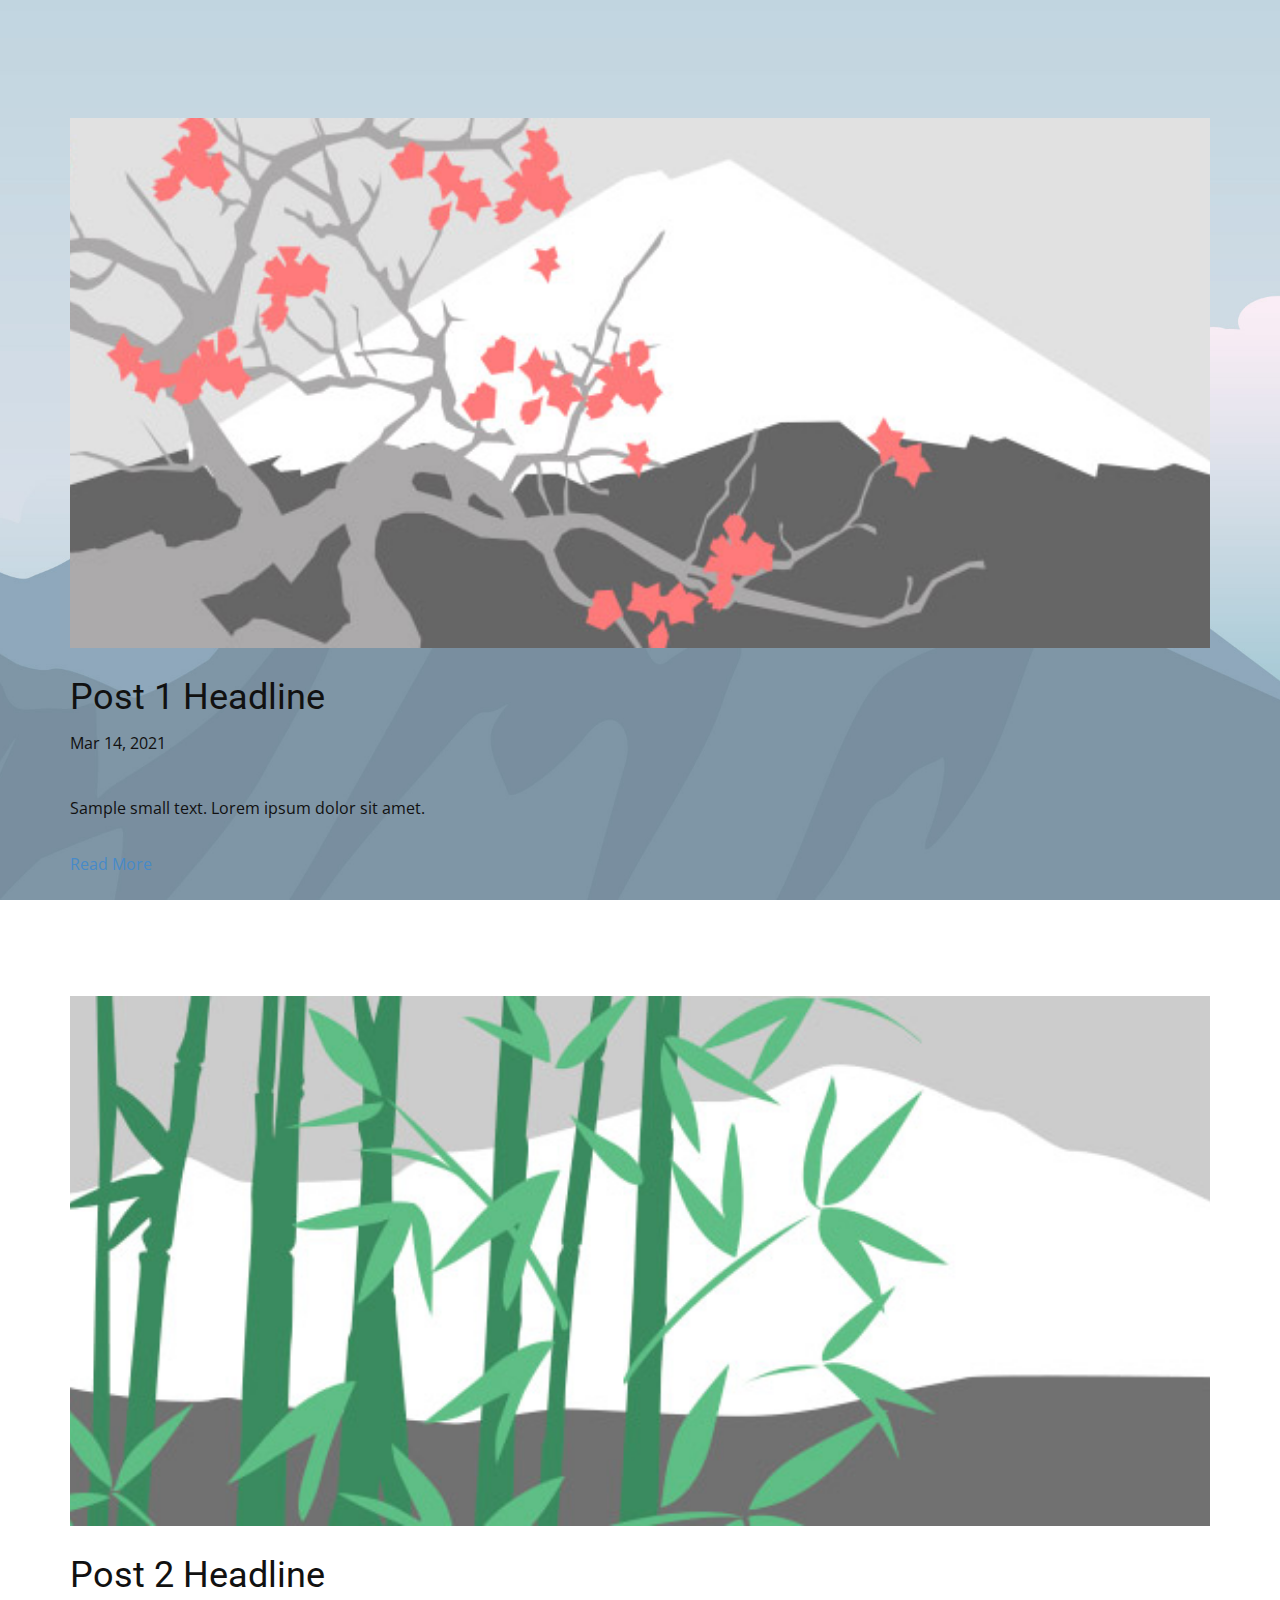
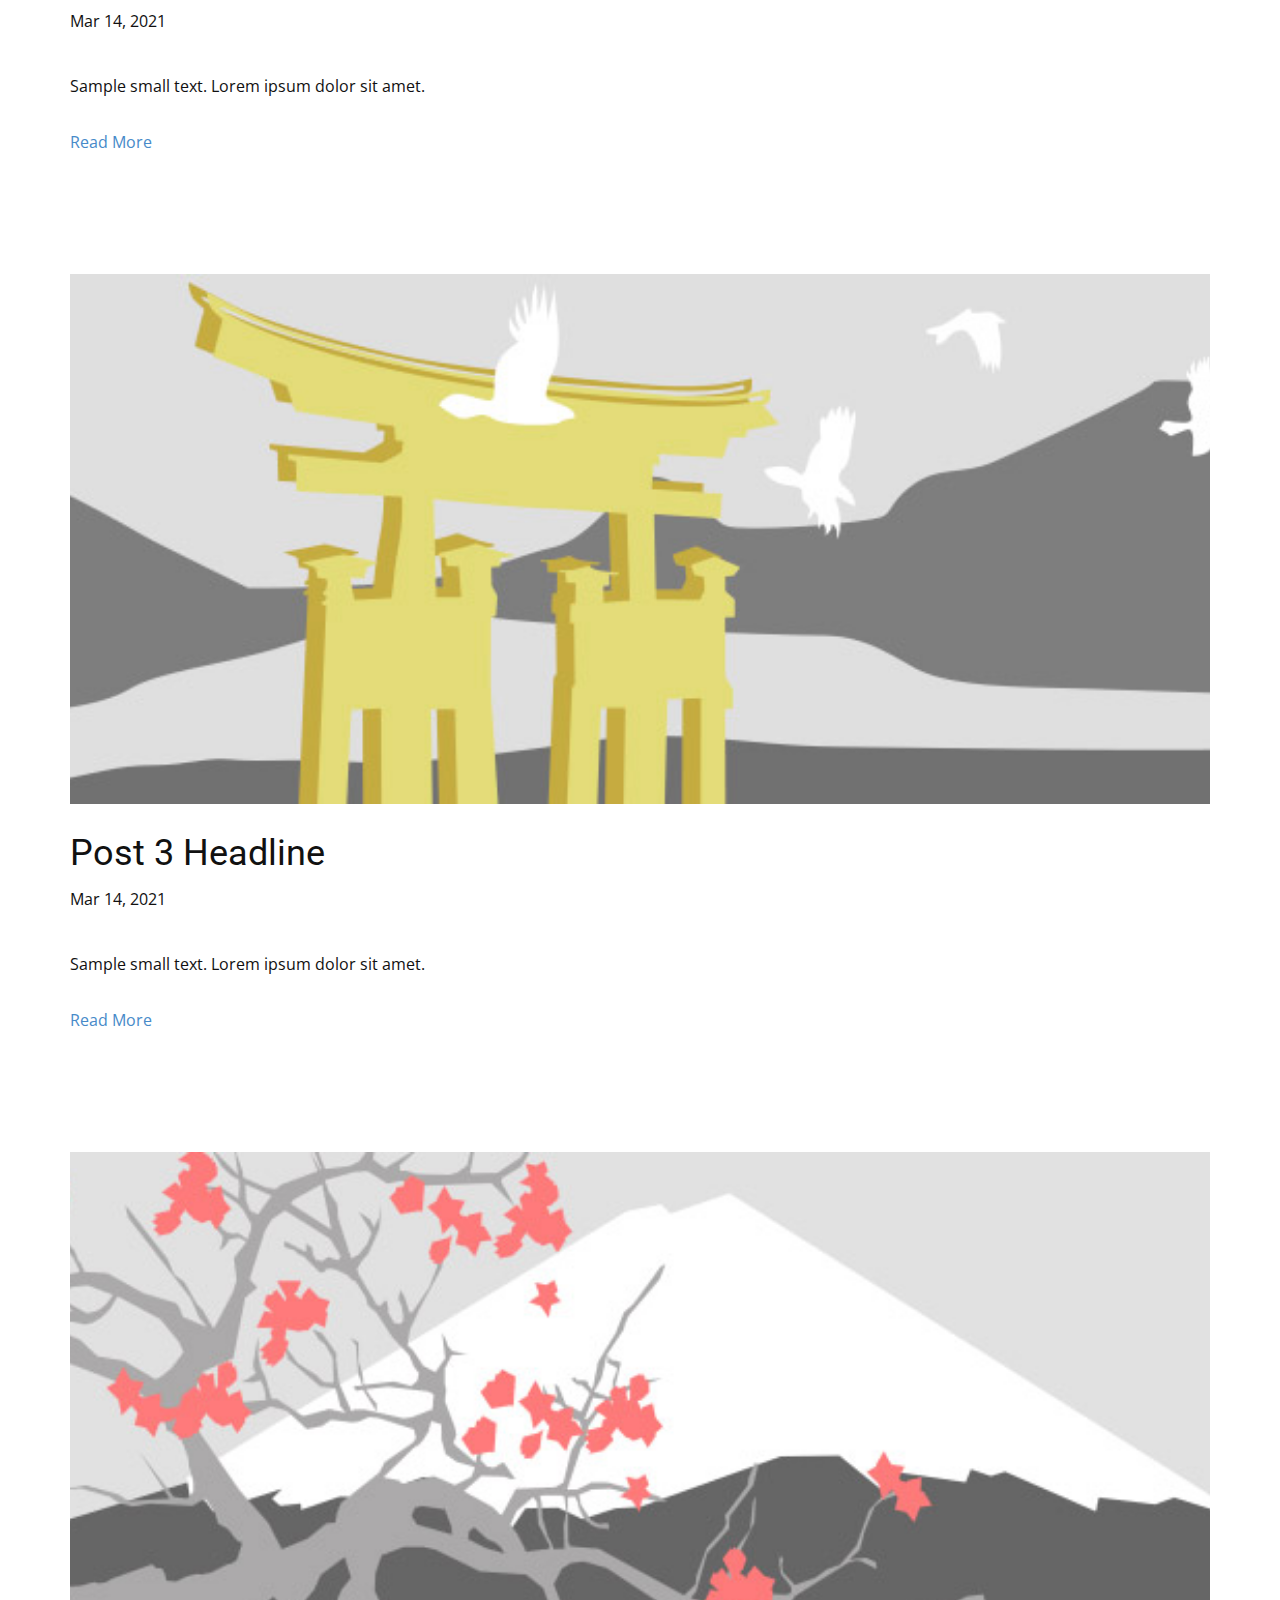
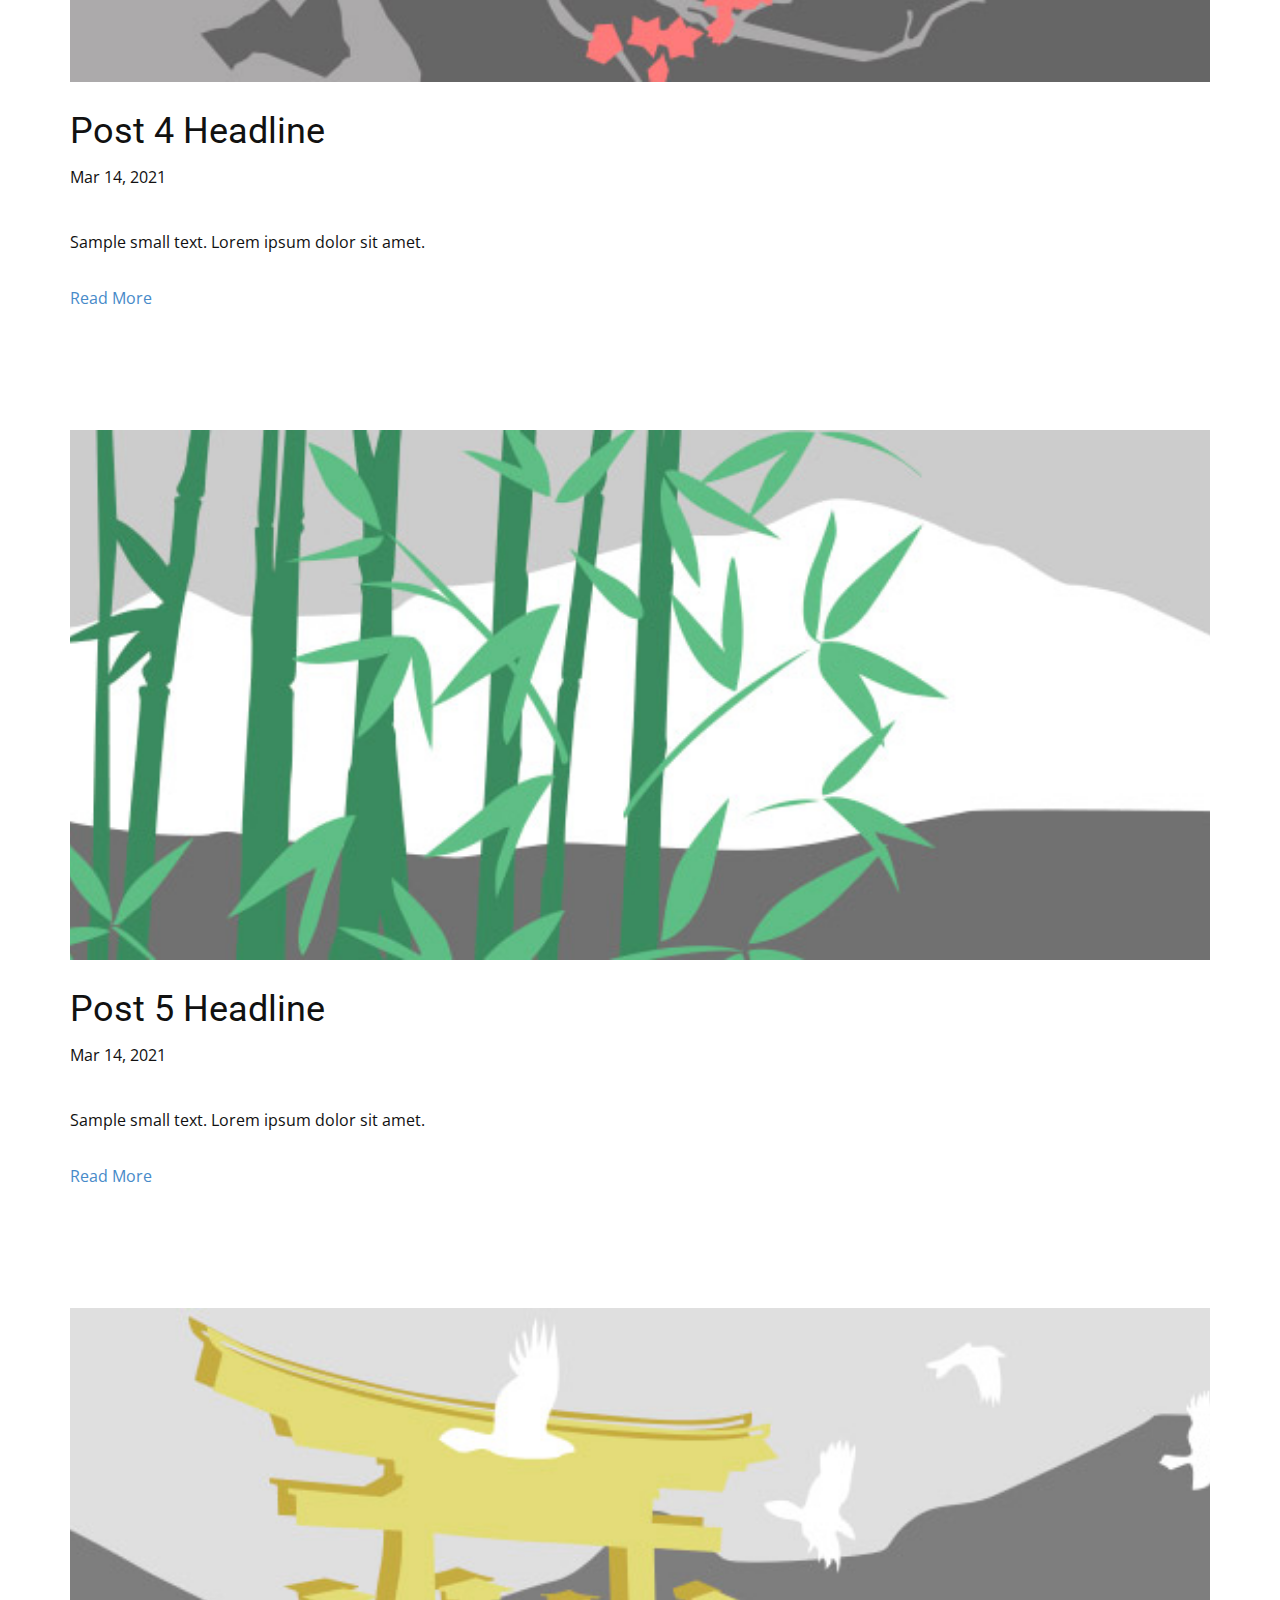
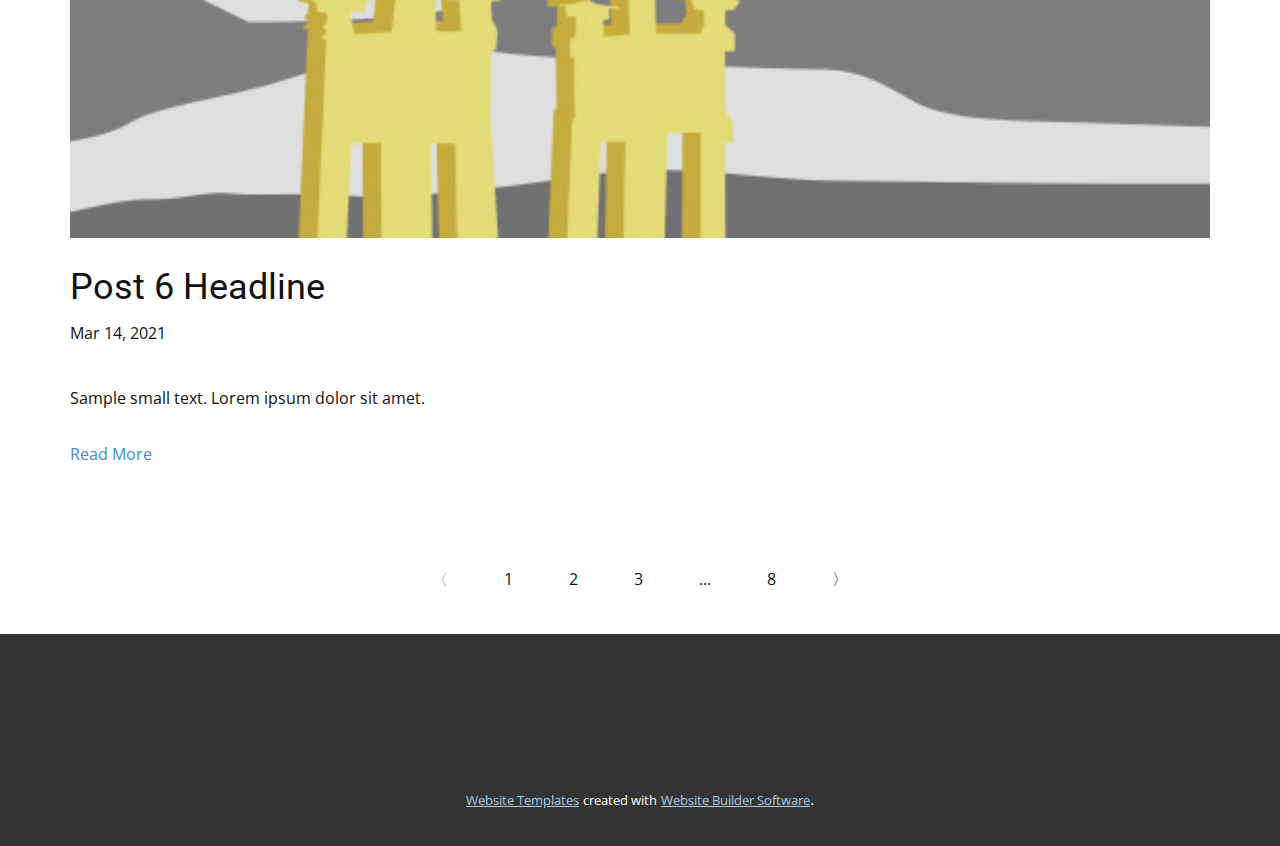
<file: blog/blog.html>
<html style="font-size: 16px;"><head>
    <meta name="viewport" content="width=device-width, initial-scale=1.0">
    <meta charset="utf-8">
    <meta name="keywords" content="Blog Post 1, Blog Post 2, Blog Post 3, Blog Post 4">
    <meta name="description" content="">
    <meta name="page_type" content="np-template-header-footer-from-plugin">
    <title>Blog Template</title>
    <link rel="stylesheet" href="../nicepage.css" media="screen">
<link rel="stylesheet" href="../Blog-Template.css" media="screen">
    <script class="u-script" type="text/javascript" src="../jquery.js" defer=""></script>
    <script class="u-script" type="text/javascript" src="../nicepage.js" defer=""></script>
    <meta name="generator" content="Nicepage 3.9.0, nicepage.com">
    <link id="u-theme-google-font" rel="stylesheet" href="https://fonts.googleapis.com/css?family=Roboto:100,100i,300,300i,400,400i,500,500i,700,700i,900,900i|Open+Sans:300,300i,400,400i,600,600i,700,700i,800,800i">
    
    
    
    
    
    
    <script type="application/ld+json">{
		"@context": "http://schema.org",
		"@type": "Organization",
		"name": "",
		"url": "index.html"
}</script>
    <meta property="og:title" content="Blog Template">
    <meta property="og:type" content="website">
    <meta name="theme-color" content="#478ac9">
    <link rel="canonical" href="../index.html">
    <meta property="og:url" content="index.html">
  </head>
  <body class="u-body"><header class="u-clearfix u-header u-header" id="sec-1806"><div class="u-clearfix u-sheet u-valign-middle-xs u-sheet-1">
        <nav class="u-menu u-menu-dropdown u-offcanvas u-menu-1">
          <div class="menu-collapse" style="font-size: 1rem; letter-spacing: 0px;">
            <a class="u-button-style u-custom-left-right-menu-spacing u-custom-padding-bottom u-custom-top-bottom-menu-spacing u-nav-link u-text-active-palette-1-base u-text-hover-palette-2-base" href="#">
              <svg><use xmlns:xlink="http://www.w3.org/1999/xlink" xlink:href="#menu-hamburger"></use></svg>
              <svg version="1.1" xmlns="http://www.w3.org/2000/svg" xmlns:xlink="http://www.w3.org/1999/xlink"><defs><symbol id="menu-hamburger" viewBox="0 0 16 16" style="width: 16px; height: 16px;"><rect y="1" width="16" height="2"></rect><rect y="7" width="16" height="2"></rect><rect y="13" width="16" height="2"></rect>
</symbol>
</defs></svg>
            </a>
          </div>
          <div class="u-nav-container">
            <ul class="u-nav u-unstyled u-nav-1"><li class="u-nav-item"><a class="u-button-style u-nav-link u-text-active-palette-1-base u-text-hover-palette-2-base" href="../Page-5.html" style="padding: 10px 20px;">Page 5</a>
</li></ul>
          </div>
          <div class="u-nav-container-collapse">
            <div class="u-black u-container-style u-inner-container-layout u-opacity u-opacity-95 u-sidenav">
              <div class="u-sidenav-overflow">
                <div class="u-menu-close"></div>
                <ul class="u-align-center u-nav u-popupmenu-items u-unstyled u-nav-2"><li class="u-nav-item"><a class="u-button-style u-nav-link" href="../Page-5.html">Page 5</a>
</li></ul>
              </div>
            </div>
            <div class="u-black u-menu-overlay u-opacity u-opacity-70"></div>
          </div>
        </nav>
      </div></header>
    <section class="u-clearfix u-section-1" id="sec-4645">
      <div class="u-clearfix u-sheet u-sheet-1">
        <a class="u-post-header-link" href="../blog/post.html"><img src="[data-uri]" alt="" class="u-blog-control u-expanded-width u-image u-image-default u-image-1" data-image-width="1080" data-image-height="1080"></a>
        <h2 class="u-blog-control u-expanded-width u-text u-text-1">
          <a class="u-post-header-link" href="../blog/post.html">Post 1 Headline</a>
        </h2>
        <div class="u-metadata u-metadata-1">
          <span class="u-meta-date u-meta-icon">Mar 14, 2021</span>
          
          
        </div>
        <div class="u-blog-control u-expanded-width u-post-content u-text u-text-2 fr-view">Sample small text. Lorem ipsum dolor sit amet.</div>
        <a href="../blog/post.html" class="u-blog-control u-link u-link-1">Read More</a>
      </div>
    </section><section class="u-clearfix u-section-2" id="sec-ba92">
      <div class="u-clearfix u-sheet u-sheet-1">
        <a class="u-post-header-link" href="../blog/post-1.html"><img src="[data-uri]" alt="" class="u-blog-control u-expanded-width u-image u-image-default u-image-1" data-image-width="1080" data-image-height="1080"></a>
        <h2 class="u-blog-control u-expanded-width u-text u-text-1">
          <a class="u-post-header-link" href="../blog/post-1.html">Post 2 Headline</a>
        </h2>
        <div class="u-metadata u-metadata-1">
          <span class="u-meta-date u-meta-icon">Mar 14, 2021</span>
          
          
        </div>
        <div class="u-blog-control u-expanded-width u-post-content u-text u-text-2 fr-view">Sample small text. Lorem ipsum dolor sit amet.</div>
        <a href="../blog/post-1.html" class="u-blog-control u-link u-link-1">Read More</a>
      </div>
    </section><section class="u-clearfix u-section-3" id="sec-c816">
      <div class="u-clearfix u-sheet u-sheet-1">
        <a class="u-post-header-link" href="../blog/post-2.html"><img src="[data-uri]" alt="" class="u-blog-control u-expanded-width u-image u-image-default u-image-1" data-image-width="1080" data-image-height="1080"></a>
        <h2 class="u-blog-control u-expanded-width u-text u-text-1">
          <a class="u-post-header-link" href="../blog/post-2.html">Post 3 Headline</a>
        </h2>
        <div class="u-metadata u-metadata-1">
          <span class="u-meta-date u-meta-icon">Mar 14, 2021</span>
          
          
        </div>
        <div class="u-blog-control u-expanded-width u-post-content u-text u-text-2 fr-view">Sample small text. Lorem ipsum dolor sit amet.</div>
        <a href="../blog/post-2.html" class="u-blog-control u-link u-link-1">Read More</a>
      </div>
    </section><section class="u-clearfix u-section-4" id="sec-f713">
      <div class="u-clearfix u-sheet u-sheet-1">
        <a class="u-post-header-link" href="../blog/post-3.html"><img src="[data-uri]" alt="" class="u-blog-control u-expanded-width u-image u-image-default u-image-1" data-image-width="1080" data-image-height="1080"></a>
        <h2 class="u-blog-control u-expanded-width u-text u-text-1">
          <a class="u-post-header-link" href="../blog/post-3.html">Post 4 Headline</a>
        </h2>
        <div class="u-metadata u-metadata-1">
          <span class="u-meta-date u-meta-icon">Mar 14, 2021</span>
          
          
        </div>
        <div class="u-blog-control u-expanded-width u-post-content u-text u-text-2 fr-view">Sample small text. Lorem ipsum dolor sit amet.</div>
        <a href="../blog/post-3.html" class="u-blog-control u-link u-link-1">Read More</a>
      </div>
    </section><section class="u-clearfix u-section-1" id="sec-4645">
      <div class="u-clearfix u-sheet u-sheet-1">
        <a class="u-post-header-link" href="../blog/post-4.html"><img src="[data-uri]" alt="" class="u-blog-control u-expanded-width u-image u-image-default u-image-1" data-image-width="1080" data-image-height="1080"></a>
        <h2 class="u-blog-control u-expanded-width u-text u-text-1">
          <a class="u-post-header-link" href="../blog/post-4.html">Post 5 Headline</a>
        </h2>
        <div class="u-metadata u-metadata-1">
          <span class="u-meta-date u-meta-icon">Mar 14, 2021</span>
          
          
        </div>
        <div class="u-blog-control u-expanded-width u-post-content u-text u-text-2 fr-view">Sample small text. Lorem ipsum dolor sit amet.</div>
        <a href="../blog/post-4.html" class="u-blog-control u-link u-link-1">Read More</a>
      </div>
    </section><section class="u-clearfix u-section-2" id="sec-ba92">
      <div class="u-clearfix u-sheet u-sheet-1">
        <a class="u-post-header-link" href="../blog/post-5.html"><img src="[data-uri]" alt="" class="u-blog-control u-expanded-width u-image u-image-default u-image-1" data-image-width="1080" data-image-height="1080"></a>
        <h2 class="u-blog-control u-expanded-width u-text u-text-1">
          <a class="u-post-header-link" href="../blog/post-5.html">Post 6 Headline</a>
        </h2>
        <div class="u-metadata u-metadata-1">
          <span class="u-meta-date u-meta-icon">Mar 14, 2021</span>
          
          
        </div>
        <div class="u-blog-control u-expanded-width u-post-content u-text u-text-2 fr-view">Sample small text. Lorem ipsum dolor sit amet.</div>
        <a href="../blog/post-5.html" class="u-blog-control u-link u-link-1">Read More</a>
      </div>
    </section>
    
    
    
    <section class="u-clearfix u-section-5" id="sec-cb93">
      <div class="u-clearfix u-sheet u-sheet-1">
        <ul class="responsive-style1 u-pagination u-unstyled u-pagination-1">
          <li class="disabled prev u-nav-item u-pagination-item">
            <a class="u-button-style u-nav-link" href="#" style="padding: 16px 28px;">〈</a>
          </li>
          <li class="active u-nav-item u-pagination-item">
            <a class="u-button-style u-nav-link" href="#" style="padding: 16px 28px;">1</a>
          </li>
          <li class="u-nav-item u-pagination-item">
            <a class="u-button-style u-nav-link" href="#" style="padding: 16px 28px;">2</a>
          </li>
          <li class="u-nav-item u-pagination-item">
            <a class="u-button-style u-nav-link" href="#" style="padding: 16px 28px;">3</a>
          </li>
          <li class="u-nav-item u-pagination-item u-pagination-separator">
            <a class="u-button-style u-nav-link" href="#" style="padding: 16px 28px;">...</a>
          </li>
          <li class="u-nav-item u-pagination-item">
            <a class="u-button-style u-nav-link" href="#" style="padding: 16px 28px;">8</a>
          </li>
          <li class="next u-nav-item u-pagination-item">
            <a class="u-button-style u-nav-link" href="#" style="padding: 16px 28px;">〉</a>
          </li>
        </ul>
      </div>
    </section>
    
    
    <footer class="u-align-left-lg u-align-left-md u-align-left-sm u-align-left-xs u-clearfix u-footer u-grey-80" id="sec-f430"><div class="u-clearfix u-sheet u-valign-middle-xl u-sheet-1"></div></footer>
    <section class="u-backlink u-clearfix u-grey-80">
      <a class="u-link" href="https://nicepage.com/website-templates" target="_blank">
        <span>Website Templates</span>
      </a>
      <p class="u-text">
        <span>created with</span>
      </p>
      <a class="u-link" href="https://nicepage.com/" target="_blank">
        <span>Website Builder Software</span>
      </a>. 
    </section>
  
</body></html>
</file>
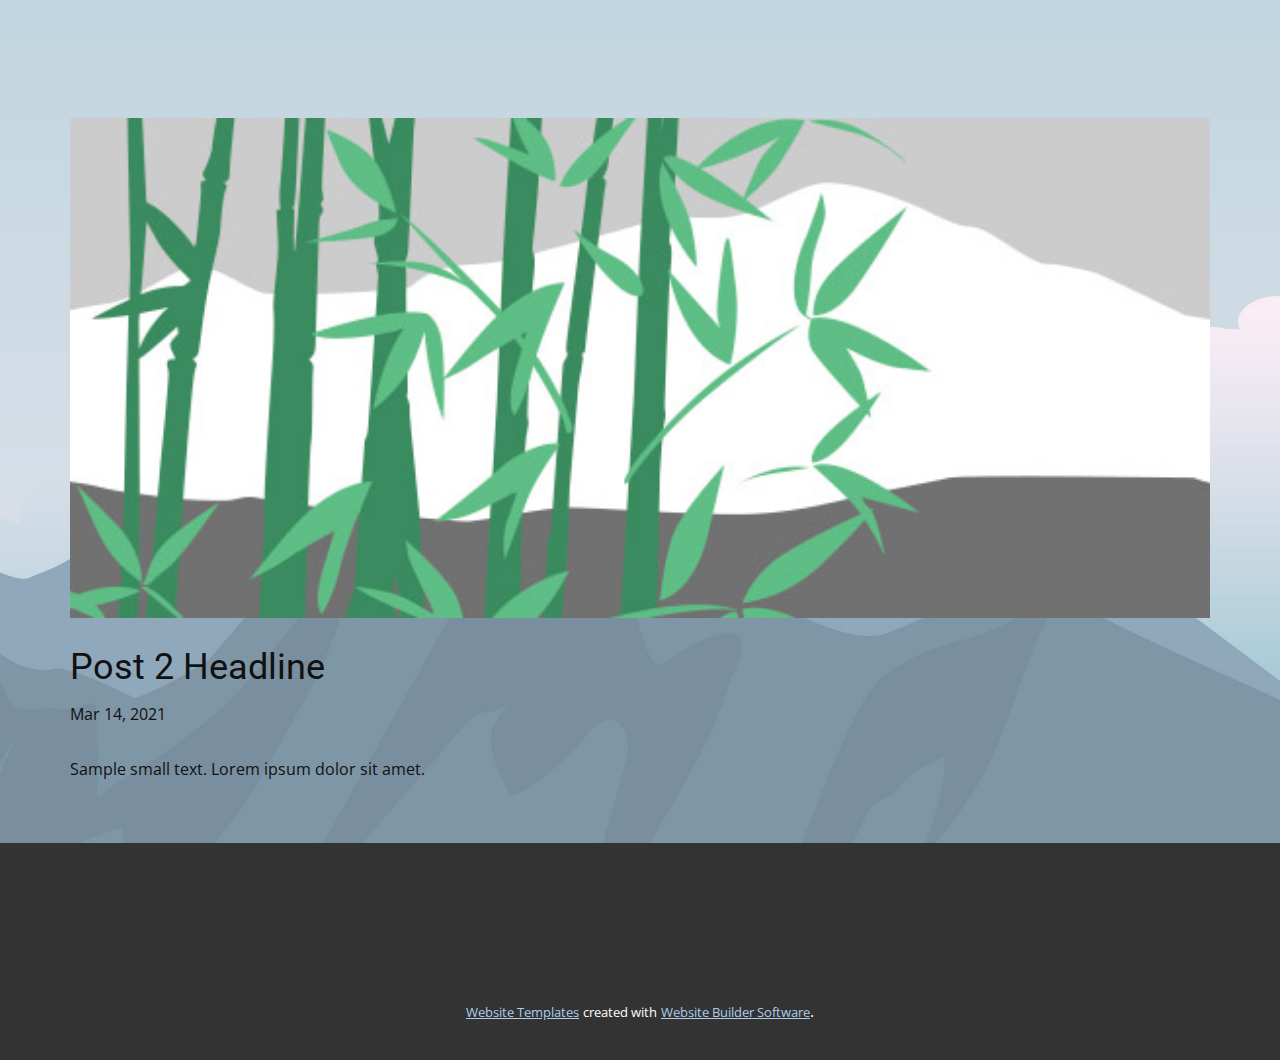
<file: blog/post-1.html>
<!doctype html>
<html style="font-size: 16px;"><head>
    <meta name="viewport" content="width=device-width, initial-scale=1.0">
    <meta charset="utf-8">
    <meta name="keywords" content="Blog Post 1">
    <meta name="description" content="">
    <meta name="page_type" content="np-template-header-footer-from-plugin">
    <title>Post 2 Headline</title>
    <link rel="stylesheet" href="../nicepage.css" media="screen">
<link rel="stylesheet" href="../Post-Template.css" media="screen">
    <script class="u-script" type="text/javascript" src="../jquery.js" defer=""></script>
    <script class="u-script" type="text/javascript" src="../nicepage.js" defer=""></script>
    <meta name="generator" content="Nicepage 3.9.0, nicepage.com">
    <link id="u-theme-google-font" rel="stylesheet" href="https://fonts.googleapis.com/css?family=Roboto:100,100i,300,300i,400,400i,500,500i,700,700i,900,900i|Open+Sans:300,300i,400,400i,600,600i,700,700i,800,800i">
    
    
    <script type="application/ld+json">{
		"@context": "http://schema.org",
		"@type": "Organization",
		"name": "",
		"url": "index.html"
}</script>
    <meta property="og:title" content="Post Template">
    <meta property="og:type" content="website">
    <meta name="theme-color" content="#478ac9">
    <link rel="canonical" href="../index.html">
    <meta property="og:url" content="index.html">
  </head>
  <body class="u-body"><header class="u-clearfix u-header u-header" id="sec-1806"><div class="u-clearfix u-sheet u-valign-middle-xs u-sheet-1">
        <nav class="u-menu u-menu-dropdown u-offcanvas u-menu-1">
          <div class="menu-collapse" style="font-size: 1rem; letter-spacing: 0px;">
            <a class="u-button-style u-custom-left-right-menu-spacing u-custom-padding-bottom u-custom-top-bottom-menu-spacing u-nav-link u-text-active-palette-1-base u-text-hover-palette-2-base" href="#">
              <svg><use xmlns:xlink="http://www.w3.org/1999/xlink" xlink:href="#menu-hamburger"></use></svg>
              <svg version="1.1" xmlns="http://www.w3.org/2000/svg" xmlns:xlink="http://www.w3.org/1999/xlink"><defs><symbol id="menu-hamburger" viewBox="0 0 16 16" style="width: 16px; height: 16px;"><rect y="1" width="16" height="2"></rect><rect y="7" width="16" height="2"></rect><rect y="13" width="16" height="2"></rect>
</symbol>
</defs></svg>
            </a>
          </div>
          <div class="u-nav-container">
            <ul class="u-nav u-unstyled u-nav-1"><li class="u-nav-item"><a class="u-button-style u-nav-link u-text-active-palette-1-base u-text-hover-palette-2-base" href="../Page-5.html" style="padding: 10px 20px;">Page 5</a>
</li></ul>
          </div>
          <div class="u-nav-container-collapse">
            <div class="u-black u-container-style u-inner-container-layout u-opacity u-opacity-95 u-sidenav">
              <div class="u-sidenav-overflow">
                <div class="u-menu-close"></div>
                <ul class="u-align-center u-nav u-popupmenu-items u-unstyled u-nav-2"><li class="u-nav-item"><a class="u-button-style u-nav-link" href="../Page-5.html">Page 5</a>
</li></ul>
              </div>
            </div>
            <div class="u-black u-menu-overlay u-opacity u-opacity-70"></div>
          </div>
        </nav>
      </div></header>
    <section class="u-clearfix u-section-1" id="sec-a7f8">
      <div class="u-clearfix u-sheet u-sheet-1">
        <img src="[data-uri]" alt="" class="u-blog-control u-expanded-width u-image u-image-default u-image-1" data-image-width="1080" data-image-height="1080">
        <h2 class="u-blog-control u-custom-font u-expanded-width u-heading-font u-text u-text-1">Post 2 Headline</h2>
        <div class="u-metadata u-metadata-1">
          <span class="u-meta-date u-meta-icon">Mar 14, 2021</span>
          
          
        </div>
        <div class="u-blog-control u-expanded-width-sm u-expanded-width-xl u-expanded-width-xs u-post-content u-text u-text-2 fr-view">
  Sample small text. Lorem ipsum dolor sit amet.
  </div>
      </div>
    </section>
    
    
    <footer class="u-align-left-lg u-align-left-md u-align-left-sm u-align-left-xs u-clearfix u-footer u-grey-80" id="sec-f430"><div class="u-clearfix u-sheet u-valign-middle-xl u-sheet-1"></div></footer>
    <section class="u-backlink u-clearfix u-grey-80">
      <a class="u-link" href="https://nicepage.com/website-templates" target="_blank">
        <span>Website Templates</span>
      </a>
      <p class="u-text">
        <span>created with</span>
      </p>
      <a class="u-link" href="https://nicepage.com/" target="_blank">
        <span>Website Builder Software</span>
      </a>. 
    </section>
  
</body></html>
</file>
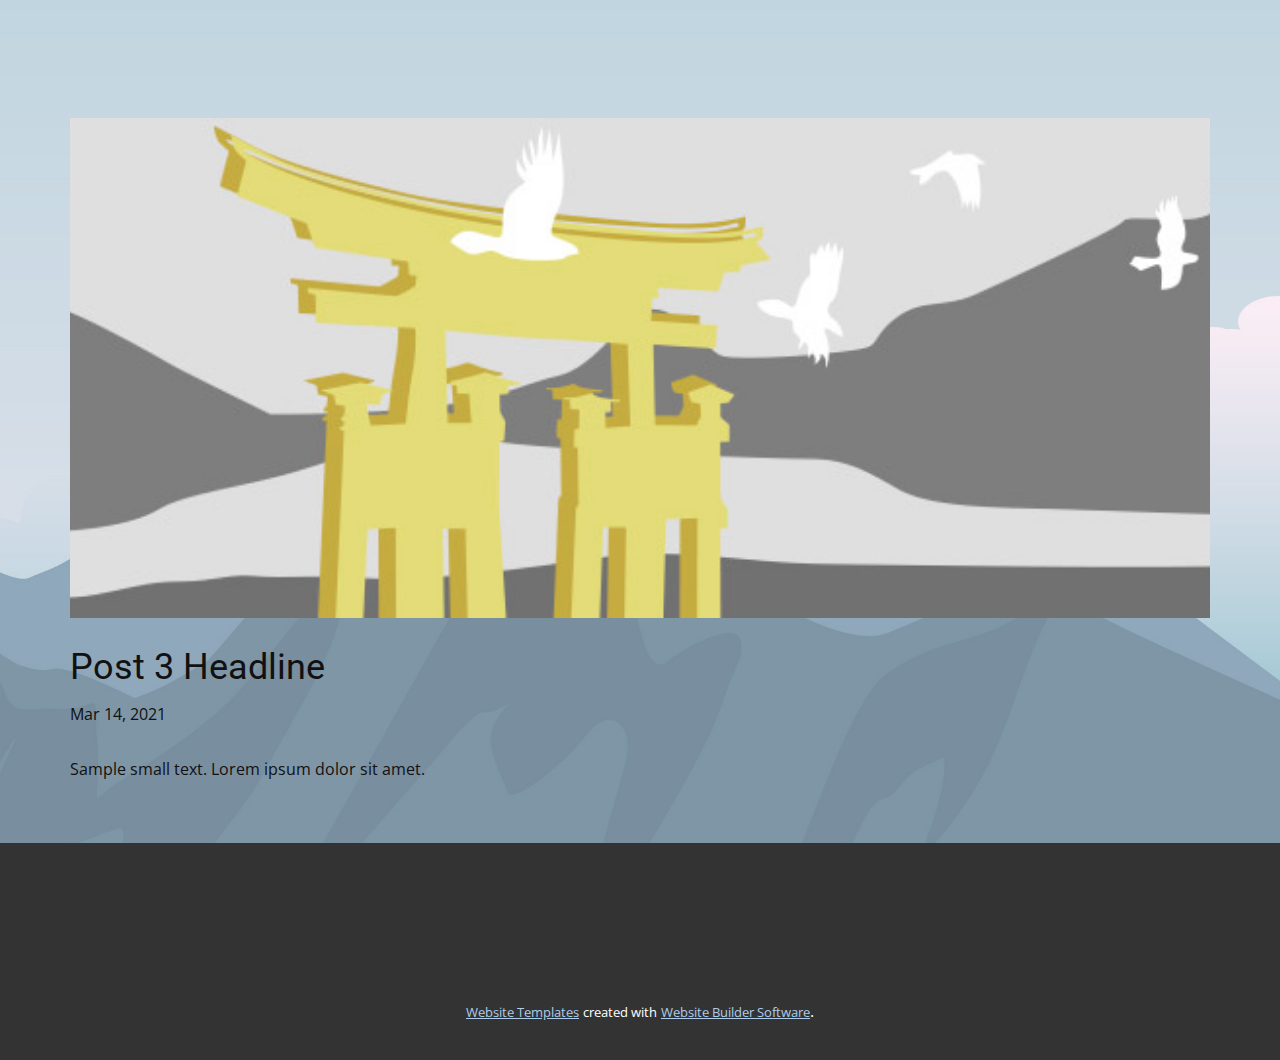
<file: blog/post-2.html>
<!doctype html>
<html style="font-size: 16px;"><head>
    <meta name="viewport" content="width=device-width, initial-scale=1.0">
    <meta charset="utf-8">
    <meta name="keywords" content="Blog Post 1">
    <meta name="description" content="">
    <meta name="page_type" content="np-template-header-footer-from-plugin">
    <title>Post 3 Headline</title>
    <link rel="stylesheet" href="../nicepage.css" media="screen">
<link rel="stylesheet" href="../Post-Template.css" media="screen">
    <script class="u-script" type="text/javascript" src="../jquery.js" defer=""></script>
    <script class="u-script" type="text/javascript" src="../nicepage.js" defer=""></script>
    <meta name="generator" content="Nicepage 3.9.0, nicepage.com">
    <link id="u-theme-google-font" rel="stylesheet" href="https://fonts.googleapis.com/css?family=Roboto:100,100i,300,300i,400,400i,500,500i,700,700i,900,900i|Open+Sans:300,300i,400,400i,600,600i,700,700i,800,800i">
    
    
    <script type="application/ld+json">{
		"@context": "http://schema.org",
		"@type": "Organization",
		"name": "",
		"url": "index.html"
}</script>
    <meta property="og:title" content="Post Template">
    <meta property="og:type" content="website">
    <meta name="theme-color" content="#478ac9">
    <link rel="canonical" href="../index.html">
    <meta property="og:url" content="index.html">
  </head>
  <body class="u-body"><header class="u-clearfix u-header u-header" id="sec-1806"><div class="u-clearfix u-sheet u-valign-middle-xs u-sheet-1">
        <nav class="u-menu u-menu-dropdown u-offcanvas u-menu-1">
          <div class="menu-collapse" style="font-size: 1rem; letter-spacing: 0px;">
            <a class="u-button-style u-custom-left-right-menu-spacing u-custom-padding-bottom u-custom-top-bottom-menu-spacing u-nav-link u-text-active-palette-1-base u-text-hover-palette-2-base" href="#">
              <svg><use xmlns:xlink="http://www.w3.org/1999/xlink" xlink:href="#menu-hamburger"></use></svg>
              <svg version="1.1" xmlns="http://www.w3.org/2000/svg" xmlns:xlink="http://www.w3.org/1999/xlink"><defs><symbol id="menu-hamburger" viewBox="0 0 16 16" style="width: 16px; height: 16px;"><rect y="1" width="16" height="2"></rect><rect y="7" width="16" height="2"></rect><rect y="13" width="16" height="2"></rect>
</symbol>
</defs></svg>
            </a>
          </div>
          <div class="u-nav-container">
            <ul class="u-nav u-unstyled u-nav-1"><li class="u-nav-item"><a class="u-button-style u-nav-link u-text-active-palette-1-base u-text-hover-palette-2-base" href="../Page-5.html" style="padding: 10px 20px;">Page 5</a>
</li></ul>
          </div>
          <div class="u-nav-container-collapse">
            <div class="u-black u-container-style u-inner-container-layout u-opacity u-opacity-95 u-sidenav">
              <div class="u-sidenav-overflow">
                <div class="u-menu-close"></div>
                <ul class="u-align-center u-nav u-popupmenu-items u-unstyled u-nav-2"><li class="u-nav-item"><a class="u-button-style u-nav-link" href="../Page-5.html">Page 5</a>
</li></ul>
              </div>
            </div>
            <div class="u-black u-menu-overlay u-opacity u-opacity-70"></div>
          </div>
        </nav>
      </div></header>
    <section class="u-clearfix u-section-1" id="sec-a7f8">
      <div class="u-clearfix u-sheet u-sheet-1">
        <img src="[data-uri]" alt="" class="u-blog-control u-expanded-width u-image u-image-default u-image-1" data-image-width="1080" data-image-height="1080">
        <h2 class="u-blog-control u-custom-font u-expanded-width u-heading-font u-text u-text-1">Post 3 Headline</h2>
        <div class="u-metadata u-metadata-1">
          <span class="u-meta-date u-meta-icon">Mar 14, 2021</span>
          
          
        </div>
        <div class="u-blog-control u-expanded-width-sm u-expanded-width-xl u-expanded-width-xs u-post-content u-text u-text-2 fr-view">
  Sample small text. Lorem ipsum dolor sit amet.
  </div>
      </div>
    </section>
    
    
    <footer class="u-align-left-lg u-align-left-md u-align-left-sm u-align-left-xs u-clearfix u-footer u-grey-80" id="sec-f430"><div class="u-clearfix u-sheet u-valign-middle-xl u-sheet-1"></div></footer>
    <section class="u-backlink u-clearfix u-grey-80">
      <a class="u-link" href="https://nicepage.com/website-templates" target="_blank">
        <span>Website Templates</span>
      </a>
      <p class="u-text">
        <span>created with</span>
      </p>
      <a class="u-link" href="https://nicepage.com/" target="_blank">
        <span>Website Builder Software</span>
      </a>. 
    </section>
  
</body></html>
</file>
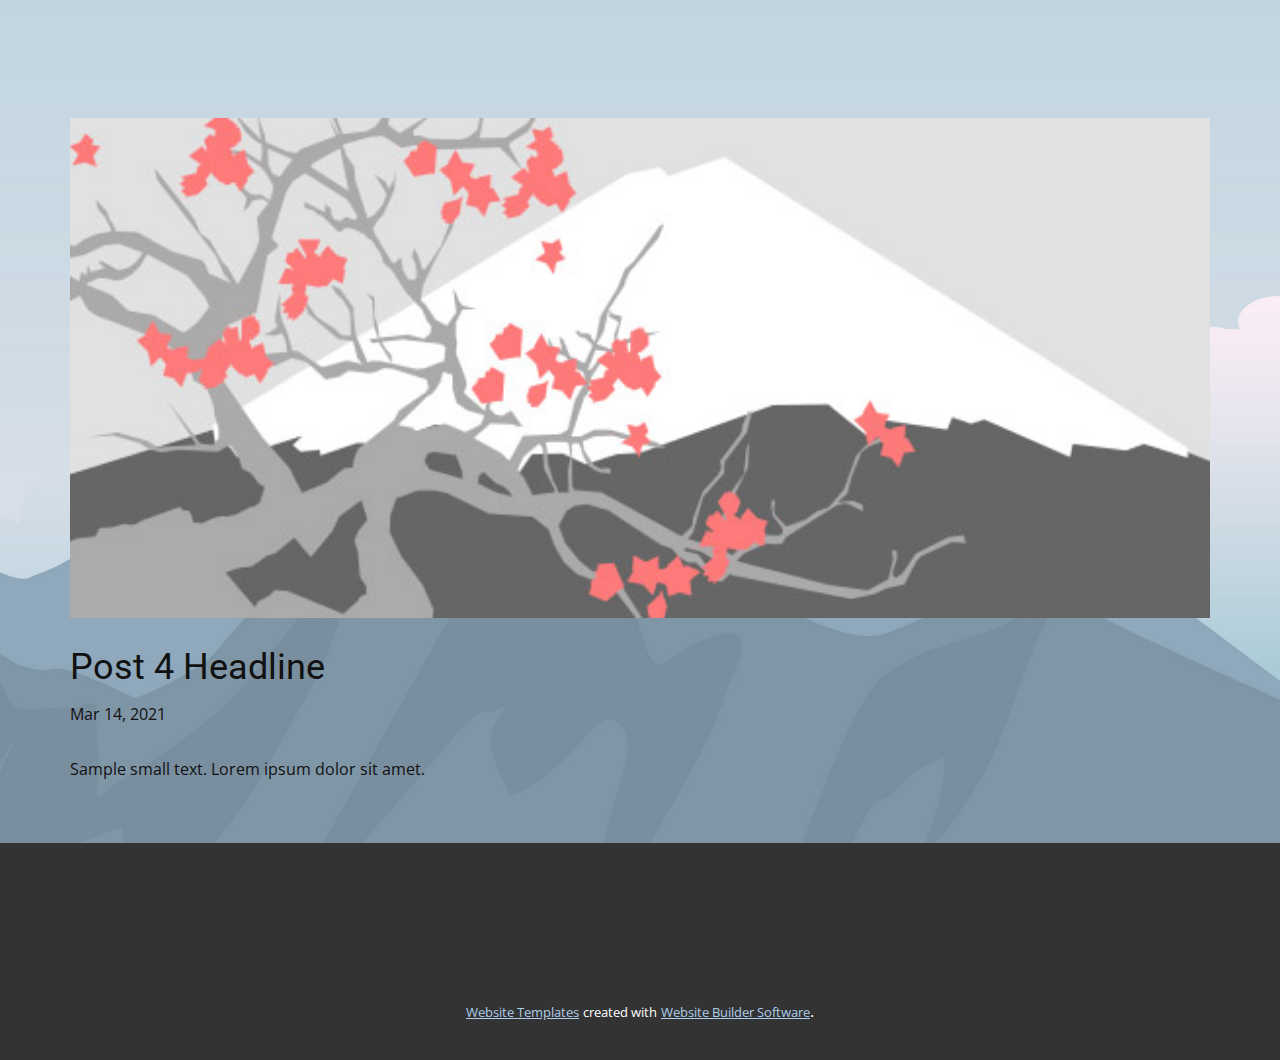
<file: blog/post-3.html>
<!doctype html>
<html style="font-size: 16px;"><head>
    <meta name="viewport" content="width=device-width, initial-scale=1.0">
    <meta charset="utf-8">
    <meta name="keywords" content="Blog Post 1">
    <meta name="description" content="">
    <meta name="page_type" content="np-template-header-footer-from-plugin">
    <title>Post 4 Headline</title>
    <link rel="stylesheet" href="../nicepage.css" media="screen">
<link rel="stylesheet" href="../Post-Template.css" media="screen">
    <script class="u-script" type="text/javascript" src="../jquery.js" defer=""></script>
    <script class="u-script" type="text/javascript" src="../nicepage.js" defer=""></script>
    <meta name="generator" content="Nicepage 3.9.0, nicepage.com">
    <link id="u-theme-google-font" rel="stylesheet" href="https://fonts.googleapis.com/css?family=Roboto:100,100i,300,300i,400,400i,500,500i,700,700i,900,900i|Open+Sans:300,300i,400,400i,600,600i,700,700i,800,800i">
    
    
    <script type="application/ld+json">{
		"@context": "http://schema.org",
		"@type": "Organization",
		"name": "",
		"url": "index.html"
}</script>
    <meta property="og:title" content="Post Template">
    <meta property="og:type" content="website">
    <meta name="theme-color" content="#478ac9">
    <link rel="canonical" href="../index.html">
    <meta property="og:url" content="index.html">
  </head>
  <body class="u-body"><header class="u-clearfix u-header u-header" id="sec-1806"><div class="u-clearfix u-sheet u-valign-middle-xs u-sheet-1">
        <nav class="u-menu u-menu-dropdown u-offcanvas u-menu-1">
          <div class="menu-collapse" style="font-size: 1rem; letter-spacing: 0px;">
            <a class="u-button-style u-custom-left-right-menu-spacing u-custom-padding-bottom u-custom-top-bottom-menu-spacing u-nav-link u-text-active-palette-1-base u-text-hover-palette-2-base" href="#">
              <svg><use xmlns:xlink="http://www.w3.org/1999/xlink" xlink:href="#menu-hamburger"></use></svg>
              <svg version="1.1" xmlns="http://www.w3.org/2000/svg" xmlns:xlink="http://www.w3.org/1999/xlink"><defs><symbol id="menu-hamburger" viewBox="0 0 16 16" style="width: 16px; height: 16px;"><rect y="1" width="16" height="2"></rect><rect y="7" width="16" height="2"></rect><rect y="13" width="16" height="2"></rect>
</symbol>
</defs></svg>
            </a>
          </div>
          <div class="u-nav-container">
            <ul class="u-nav u-unstyled u-nav-1"><li class="u-nav-item"><a class="u-button-style u-nav-link u-text-active-palette-1-base u-text-hover-palette-2-base" href="../Page-5.html" style="padding: 10px 20px;">Page 5</a>
</li></ul>
          </div>
          <div class="u-nav-container-collapse">
            <div class="u-black u-container-style u-inner-container-layout u-opacity u-opacity-95 u-sidenav">
              <div class="u-sidenav-overflow">
                <div class="u-menu-close"></div>
                <ul class="u-align-center u-nav u-popupmenu-items u-unstyled u-nav-2"><li class="u-nav-item"><a class="u-button-style u-nav-link" href="../Page-5.html">Page 5</a>
</li></ul>
              </div>
            </div>
            <div class="u-black u-menu-overlay u-opacity u-opacity-70"></div>
          </div>
        </nav>
      </div></header>
    <section class="u-clearfix u-section-1" id="sec-a7f8">
      <div class="u-clearfix u-sheet u-sheet-1">
        <img src="[data-uri]" alt="" class="u-blog-control u-expanded-width u-image u-image-default u-image-1" data-image-width="1080" data-image-height="1080">
        <h2 class="u-blog-control u-custom-font u-expanded-width u-heading-font u-text u-text-1">Post 4 Headline</h2>
        <div class="u-metadata u-metadata-1">
          <span class="u-meta-date u-meta-icon">Mar 14, 2021</span>
          
          
        </div>
        <div class="u-blog-control u-expanded-width-sm u-expanded-width-xl u-expanded-width-xs u-post-content u-text u-text-2 fr-view">
  Sample small text. Lorem ipsum dolor sit amet.
  </div>
      </div>
    </section>
    
    
    <footer class="u-align-left-lg u-align-left-md u-align-left-sm u-align-left-xs u-clearfix u-footer u-grey-80" id="sec-f430"><div class="u-clearfix u-sheet u-valign-middle-xl u-sheet-1"></div></footer>
    <section class="u-backlink u-clearfix u-grey-80">
      <a class="u-link" href="https://nicepage.com/website-templates" target="_blank">
        <span>Website Templates</span>
      </a>
      <p class="u-text">
        <span>created with</span>
      </p>
      <a class="u-link" href="https://nicepage.com/" target="_blank">
        <span>Website Builder Software</span>
      </a>. 
    </section>
  
</body></html>
</file>
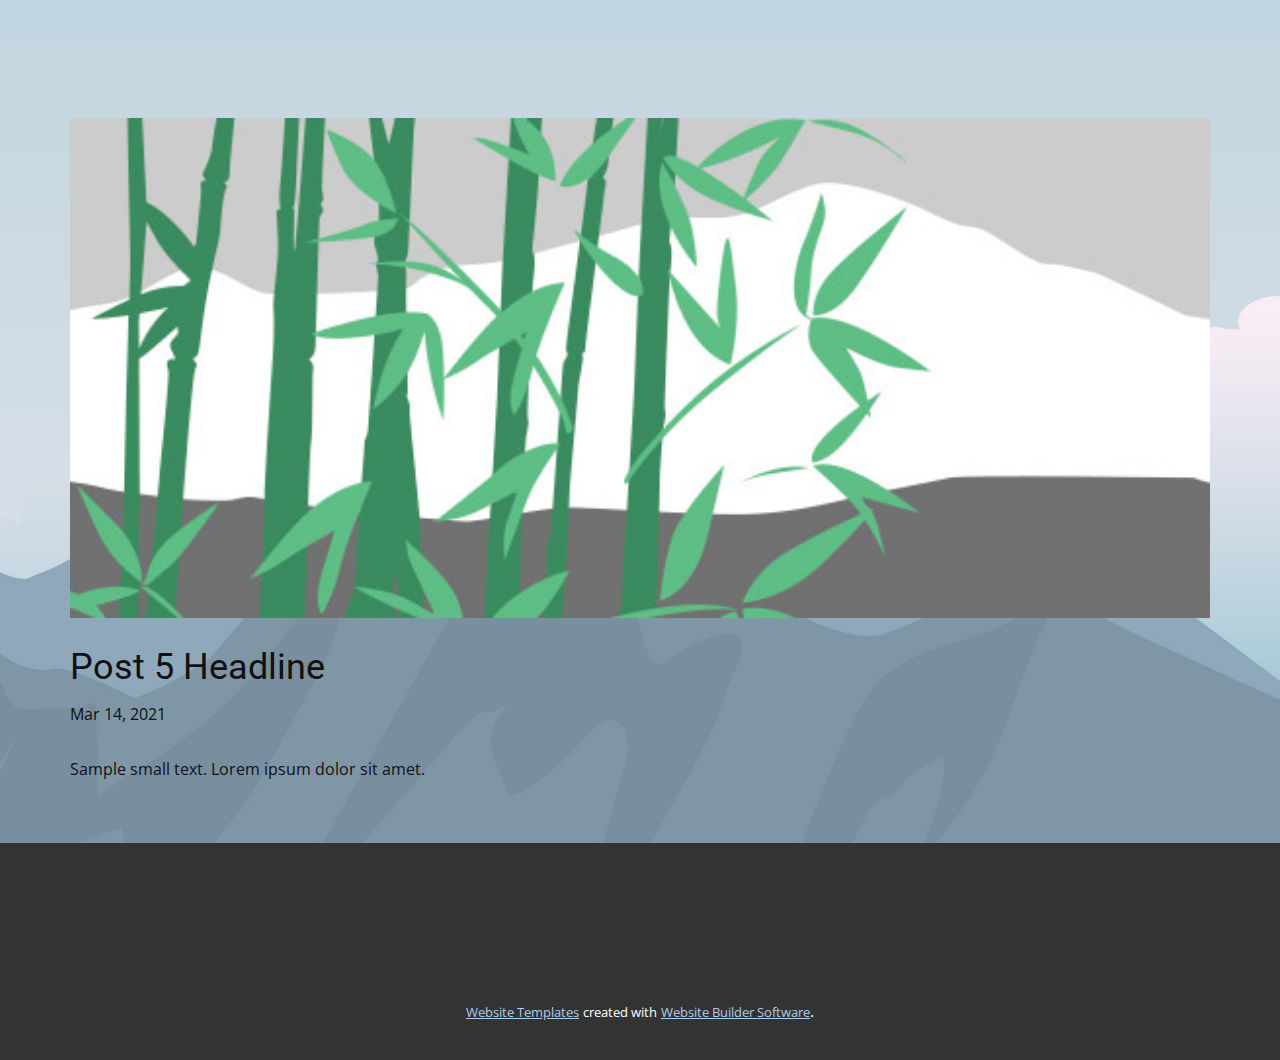
<file: blog/post-4.html>
<!doctype html>
<html style="font-size: 16px;"><head>
    <meta name="viewport" content="width=device-width, initial-scale=1.0">
    <meta charset="utf-8">
    <meta name="keywords" content="Blog Post 1">
    <meta name="description" content="">
    <meta name="page_type" content="np-template-header-footer-from-plugin">
    <title>Post 5 Headline</title>
    <link rel="stylesheet" href="../nicepage.css" media="screen">
<link rel="stylesheet" href="../Post-Template.css" media="screen">
    <script class="u-script" type="text/javascript" src="../jquery.js" defer=""></script>
    <script class="u-script" type="text/javascript" src="../nicepage.js" defer=""></script>
    <meta name="generator" content="Nicepage 3.9.0, nicepage.com">
    <link id="u-theme-google-font" rel="stylesheet" href="https://fonts.googleapis.com/css?family=Roboto:100,100i,300,300i,400,400i,500,500i,700,700i,900,900i|Open+Sans:300,300i,400,400i,600,600i,700,700i,800,800i">
    
    
    <script type="application/ld+json">{
		"@context": "http://schema.org",
		"@type": "Organization",
		"name": "",
		"url": "index.html"
}</script>
    <meta property="og:title" content="Post Template">
    <meta property="og:type" content="website">
    <meta name="theme-color" content="#478ac9">
    <link rel="canonical" href="../index.html">
    <meta property="og:url" content="index.html">
  </head>
  <body class="u-body"><header class="u-clearfix u-header u-header" id="sec-1806"><div class="u-clearfix u-sheet u-valign-middle-xs u-sheet-1">
        <nav class="u-menu u-menu-dropdown u-offcanvas u-menu-1">
          <div class="menu-collapse" style="font-size: 1rem; letter-spacing: 0px;">
            <a class="u-button-style u-custom-left-right-menu-spacing u-custom-padding-bottom u-custom-top-bottom-menu-spacing u-nav-link u-text-active-palette-1-base u-text-hover-palette-2-base" href="#">
              <svg><use xmlns:xlink="http://www.w3.org/1999/xlink" xlink:href="#menu-hamburger"></use></svg>
              <svg version="1.1" xmlns="http://www.w3.org/2000/svg" xmlns:xlink="http://www.w3.org/1999/xlink"><defs><symbol id="menu-hamburger" viewBox="0 0 16 16" style="width: 16px; height: 16px;"><rect y="1" width="16" height="2"></rect><rect y="7" width="16" height="2"></rect><rect y="13" width="16" height="2"></rect>
</symbol>
</defs></svg>
            </a>
          </div>
          <div class="u-nav-container">
            <ul class="u-nav u-unstyled u-nav-1"><li class="u-nav-item"><a class="u-button-style u-nav-link u-text-active-palette-1-base u-text-hover-palette-2-base" href="../Page-5.html" style="padding: 10px 20px;">Page 5</a>
</li></ul>
          </div>
          <div class="u-nav-container-collapse">
            <div class="u-black u-container-style u-inner-container-layout u-opacity u-opacity-95 u-sidenav">
              <div class="u-sidenav-overflow">
                <div class="u-menu-close"></div>
                <ul class="u-align-center u-nav u-popupmenu-items u-unstyled u-nav-2"><li class="u-nav-item"><a class="u-button-style u-nav-link" href="../Page-5.html">Page 5</a>
</li></ul>
              </div>
            </div>
            <div class="u-black u-menu-overlay u-opacity u-opacity-70"></div>
          </div>
        </nav>
      </div></header>
    <section class="u-clearfix u-section-1" id="sec-a7f8">
      <div class="u-clearfix u-sheet u-sheet-1">
        <img src="[data-uri]" alt="" class="u-blog-control u-expanded-width u-image u-image-default u-image-1" data-image-width="1080" data-image-height="1080">
        <h2 class="u-blog-control u-custom-font u-expanded-width u-heading-font u-text u-text-1">Post 5 Headline</h2>
        <div class="u-metadata u-metadata-1">
          <span class="u-meta-date u-meta-icon">Mar 14, 2021</span>
          
          
        </div>
        <div class="u-blog-control u-expanded-width-sm u-expanded-width-xl u-expanded-width-xs u-post-content u-text u-text-2 fr-view">
  Sample small text. Lorem ipsum dolor sit amet.
  </div>
      </div>
    </section>
    
    
    <footer class="u-align-left-lg u-align-left-md u-align-left-sm u-align-left-xs u-clearfix u-footer u-grey-80" id="sec-f430"><div class="u-clearfix u-sheet u-valign-middle-xl u-sheet-1"></div></footer>
    <section class="u-backlink u-clearfix u-grey-80">
      <a class="u-link" href="https://nicepage.com/website-templates" target="_blank">
        <span>Website Templates</span>
      </a>
      <p class="u-text">
        <span>created with</span>
      </p>
      <a class="u-link" href="https://nicepage.com/" target="_blank">
        <span>Website Builder Software</span>
      </a>. 
    </section>
  
</body></html>
</file>
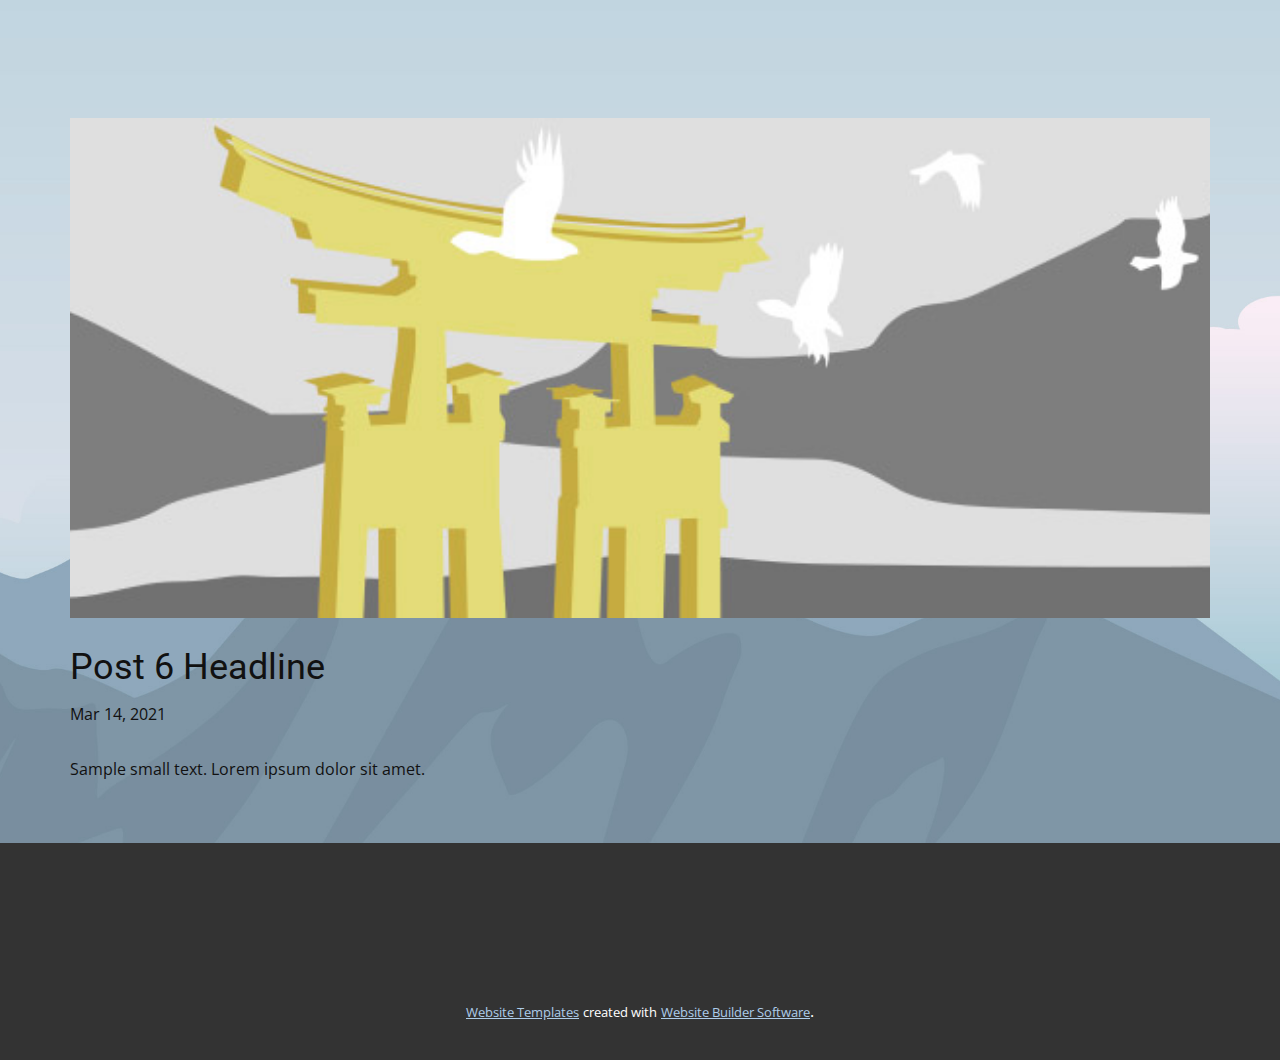
<file: blog/post-5.html>
<!doctype html>
<html style="font-size: 16px;"><head>
    <meta name="viewport" content="width=device-width, initial-scale=1.0">
    <meta charset="utf-8">
    <meta name="keywords" content="Blog Post 1">
    <meta name="description" content="">
    <meta name="page_type" content="np-template-header-footer-from-plugin">
    <title>Post 6 Headline</title>
    <link rel="stylesheet" href="../nicepage.css" media="screen">
<link rel="stylesheet" href="../Post-Template.css" media="screen">
    <script class="u-script" type="text/javascript" src="../jquery.js" defer=""></script>
    <script class="u-script" type="text/javascript" src="../nicepage.js" defer=""></script>
    <meta name="generator" content="Nicepage 3.9.0, nicepage.com">
    <link id="u-theme-google-font" rel="stylesheet" href="https://fonts.googleapis.com/css?family=Roboto:100,100i,300,300i,400,400i,500,500i,700,700i,900,900i|Open+Sans:300,300i,400,400i,600,600i,700,700i,800,800i">
    
    
    <script type="application/ld+json">{
		"@context": "http://schema.org",
		"@type": "Organization",
		"name": "",
		"url": "index.html"
}</script>
    <meta property="og:title" content="Post Template">
    <meta property="og:type" content="website">
    <meta name="theme-color" content="#478ac9">
    <link rel="canonical" href="../index.html">
    <meta property="og:url" content="index.html">
  </head>
  <body class="u-body"><header class="u-clearfix u-header u-header" id="sec-1806"><div class="u-clearfix u-sheet u-valign-middle-xs u-sheet-1">
        <nav class="u-menu u-menu-dropdown u-offcanvas u-menu-1">
          <div class="menu-collapse" style="font-size: 1rem; letter-spacing: 0px;">
            <a class="u-button-style u-custom-left-right-menu-spacing u-custom-padding-bottom u-custom-top-bottom-menu-spacing u-nav-link u-text-active-palette-1-base u-text-hover-palette-2-base" href="#">
              <svg><use xmlns:xlink="http://www.w3.org/1999/xlink" xlink:href="#menu-hamburger"></use></svg>
              <svg version="1.1" xmlns="http://www.w3.org/2000/svg" xmlns:xlink="http://www.w3.org/1999/xlink"><defs><symbol id="menu-hamburger" viewBox="0 0 16 16" style="width: 16px; height: 16px;"><rect y="1" width="16" height="2"></rect><rect y="7" width="16" height="2"></rect><rect y="13" width="16" height="2"></rect>
</symbol>
</defs></svg>
            </a>
          </div>
          <div class="u-nav-container">
            <ul class="u-nav u-unstyled u-nav-1"><li class="u-nav-item"><a class="u-button-style u-nav-link u-text-active-palette-1-base u-text-hover-palette-2-base" href="../Page-5.html" style="padding: 10px 20px;">Page 5</a>
</li></ul>
          </div>
          <div class="u-nav-container-collapse">
            <div class="u-black u-container-style u-inner-container-layout u-opacity u-opacity-95 u-sidenav">
              <div class="u-sidenav-overflow">
                <div class="u-menu-close"></div>
                <ul class="u-align-center u-nav u-popupmenu-items u-unstyled u-nav-2"><li class="u-nav-item"><a class="u-button-style u-nav-link" href="../Page-5.html">Page 5</a>
</li></ul>
              </div>
            </div>
            <div class="u-black u-menu-overlay u-opacity u-opacity-70"></div>
          </div>
        </nav>
      </div></header>
    <section class="u-clearfix u-section-1" id="sec-a7f8">
      <div class="u-clearfix u-sheet u-sheet-1">
        <img src="[data-uri]" alt="" class="u-blog-control u-expanded-width u-image u-image-default u-image-1" data-image-width="1080" data-image-height="1080">
        <h2 class="u-blog-control u-custom-font u-expanded-width u-heading-font u-text u-text-1">Post 6 Headline</h2>
        <div class="u-metadata u-metadata-1">
          <span class="u-meta-date u-meta-icon">Mar 14, 2021</span>
          
          
        </div>
        <div class="u-blog-control u-expanded-width-sm u-expanded-width-xl u-expanded-width-xs u-post-content u-text u-text-2 fr-view">
  Sample small text. Lorem ipsum dolor sit amet.
  </div>
      </div>
    </section>
    
    
    <footer class="u-align-left-lg u-align-left-md u-align-left-sm u-align-left-xs u-clearfix u-footer u-grey-80" id="sec-f430"><div class="u-clearfix u-sheet u-valign-middle-xl u-sheet-1"></div></footer>
    <section class="u-backlink u-clearfix u-grey-80">
      <a class="u-link" href="https://nicepage.com/website-templates" target="_blank">
        <span>Website Templates</span>
      </a>
      <p class="u-text">
        <span>created with</span>
      </p>
      <a class="u-link" href="https://nicepage.com/" target="_blank">
        <span>Website Builder Software</span>
      </a>. 
    </section>
  
</body></html>
</file>
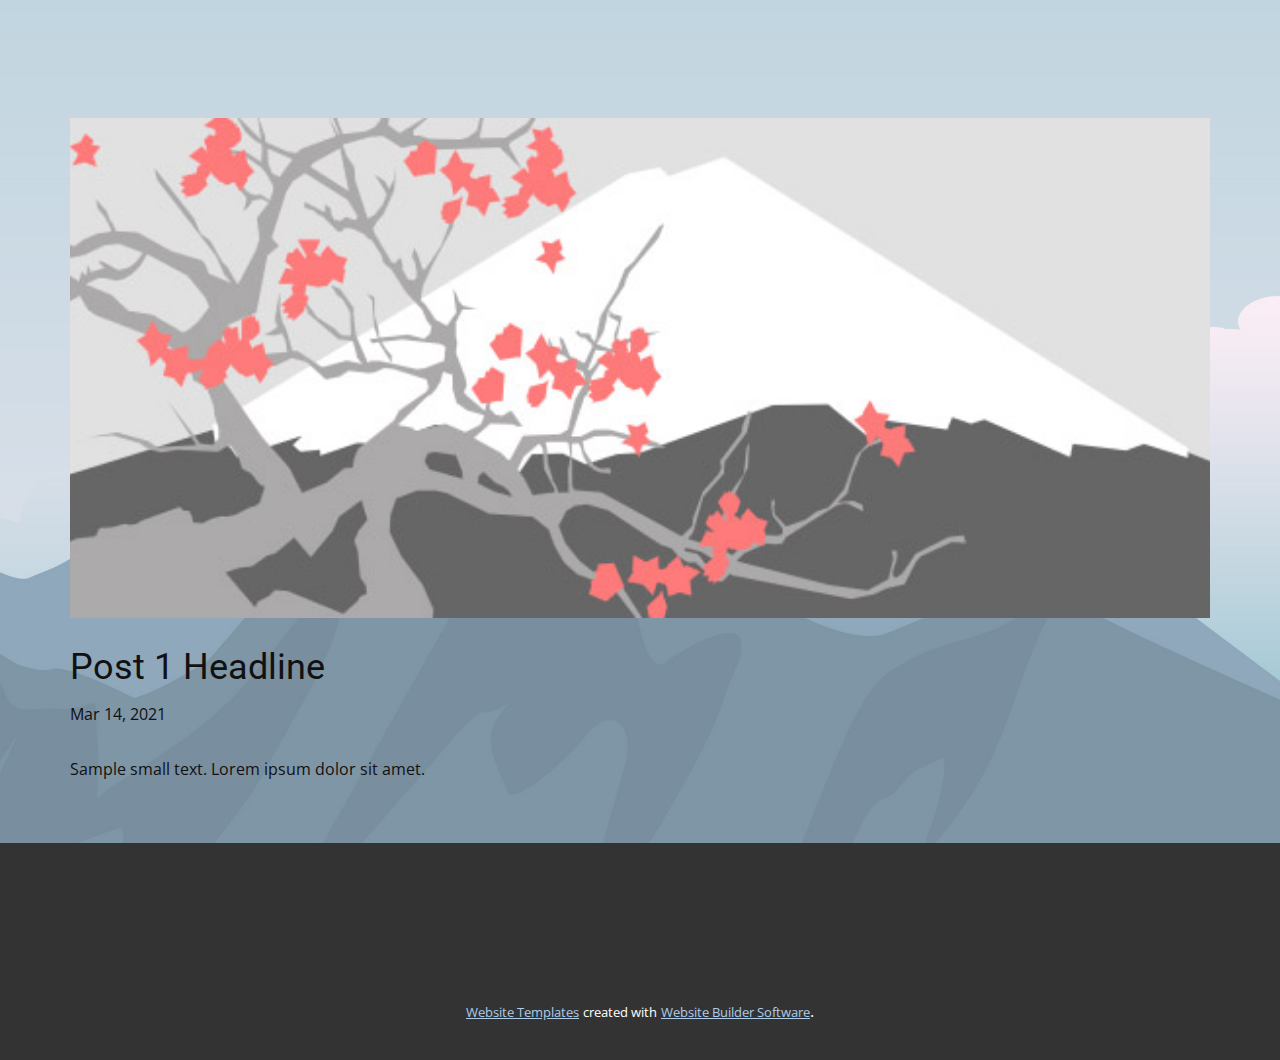
<file: blog/post.html>
<!doctype html>
<html style="font-size: 16px;"><head>
    <meta name="viewport" content="width=device-width, initial-scale=1.0">
    <meta charset="utf-8">
    <meta name="keywords" content="Blog Post 1">
    <meta name="description" content="">
    <meta name="page_type" content="np-template-header-footer-from-plugin">
    <title>Post 1 Headline</title>
    <link rel="stylesheet" href="../nicepage.css" media="screen">
<link rel="stylesheet" href="../Post-Template.css" media="screen">
    <script class="u-script" type="text/javascript" src="../jquery.js" defer=""></script>
    <script class="u-script" type="text/javascript" src="../nicepage.js" defer=""></script>
    <meta name="generator" content="Nicepage 3.9.0, nicepage.com">
    <link id="u-theme-google-font" rel="stylesheet" href="https://fonts.googleapis.com/css?family=Roboto:100,100i,300,300i,400,400i,500,500i,700,700i,900,900i|Open+Sans:300,300i,400,400i,600,600i,700,700i,800,800i">
    
    
    <script type="application/ld+json">{
		"@context": "http://schema.org",
		"@type": "Organization",
		"name": "",
		"url": "index.html"
}</script>
    <meta property="og:title" content="Post Template">
    <meta property="og:type" content="website">
    <meta name="theme-color" content="#478ac9">
    <link rel="canonical" href="../index.html">
    <meta property="og:url" content="index.html">
  </head>
  <body class="u-body"><header class="u-clearfix u-header u-header" id="sec-1806"><div class="u-clearfix u-sheet u-valign-middle-xs u-sheet-1">
        <nav class="u-menu u-menu-dropdown u-offcanvas u-menu-1">
          <div class="menu-collapse" style="font-size: 1rem; letter-spacing: 0px;">
            <a class="u-button-style u-custom-left-right-menu-spacing u-custom-padding-bottom u-custom-top-bottom-menu-spacing u-nav-link u-text-active-palette-1-base u-text-hover-palette-2-base" href="#">
              <svg><use xmlns:xlink="http://www.w3.org/1999/xlink" xlink:href="#menu-hamburger"></use></svg>
              <svg version="1.1" xmlns="http://www.w3.org/2000/svg" xmlns:xlink="http://www.w3.org/1999/xlink"><defs><symbol id="menu-hamburger" viewBox="0 0 16 16" style="width: 16px; height: 16px;"><rect y="1" width="16" height="2"></rect><rect y="7" width="16" height="2"></rect><rect y="13" width="16" height="2"></rect>
</symbol>
</defs></svg>
            </a>
          </div>
          <div class="u-nav-container">
            <ul class="u-nav u-unstyled u-nav-1"><li class="u-nav-item"><a class="u-button-style u-nav-link u-text-active-palette-1-base u-text-hover-palette-2-base" href="../Page-5.html" style="padding: 10px 20px;">Page 5</a>
</li></ul>
          </div>
          <div class="u-nav-container-collapse">
            <div class="u-black u-container-style u-inner-container-layout u-opacity u-opacity-95 u-sidenav">
              <div class="u-sidenav-overflow">
                <div class="u-menu-close"></div>
                <ul class="u-align-center u-nav u-popupmenu-items u-unstyled u-nav-2"><li class="u-nav-item"><a class="u-button-style u-nav-link" href="../Page-5.html">Page 5</a>
</li></ul>
              </div>
            </div>
            <div class="u-black u-menu-overlay u-opacity u-opacity-70"></div>
          </div>
        </nav>
      </div></header>
    <section class="u-clearfix u-section-1" id="sec-a7f8">
      <div class="u-clearfix u-sheet u-sheet-1">
        <img src="[data-uri]" alt="" class="u-blog-control u-expanded-width u-image u-image-default u-image-1" data-image-width="1080" data-image-height="1080">
        <h2 class="u-blog-control u-custom-font u-expanded-width u-heading-font u-text u-text-1">Post 1 Headline</h2>
        <div class="u-metadata u-metadata-1">
          <span class="u-meta-date u-meta-icon">Mar 14, 2021</span>
          
          
        </div>
        <div class="u-blog-control u-expanded-width-sm u-expanded-width-xl u-expanded-width-xs u-post-content u-text u-text-2 fr-view">
  Sample small text. Lorem ipsum dolor sit amet.
  </div>
      </div>
    </section>
    
    
    <footer class="u-align-left-lg u-align-left-md u-align-left-sm u-align-left-xs u-clearfix u-footer u-grey-80" id="sec-f430"><div class="u-clearfix u-sheet u-valign-middle-xl u-sheet-1"></div></footer>
    <section class="u-backlink u-clearfix u-grey-80">
      <a class="u-link" href="https://nicepage.com/website-templates" target="_blank">
        <span>Website Templates</span>
      </a>
      <p class="u-text">
        <span>created with</span>
      </p>
      <a class="u-link" href="https://nicepage.com/" target="_blank">
        <span>Website Builder Software</span>
      </a>. 
    </section>
  
</body></html>
</file>
